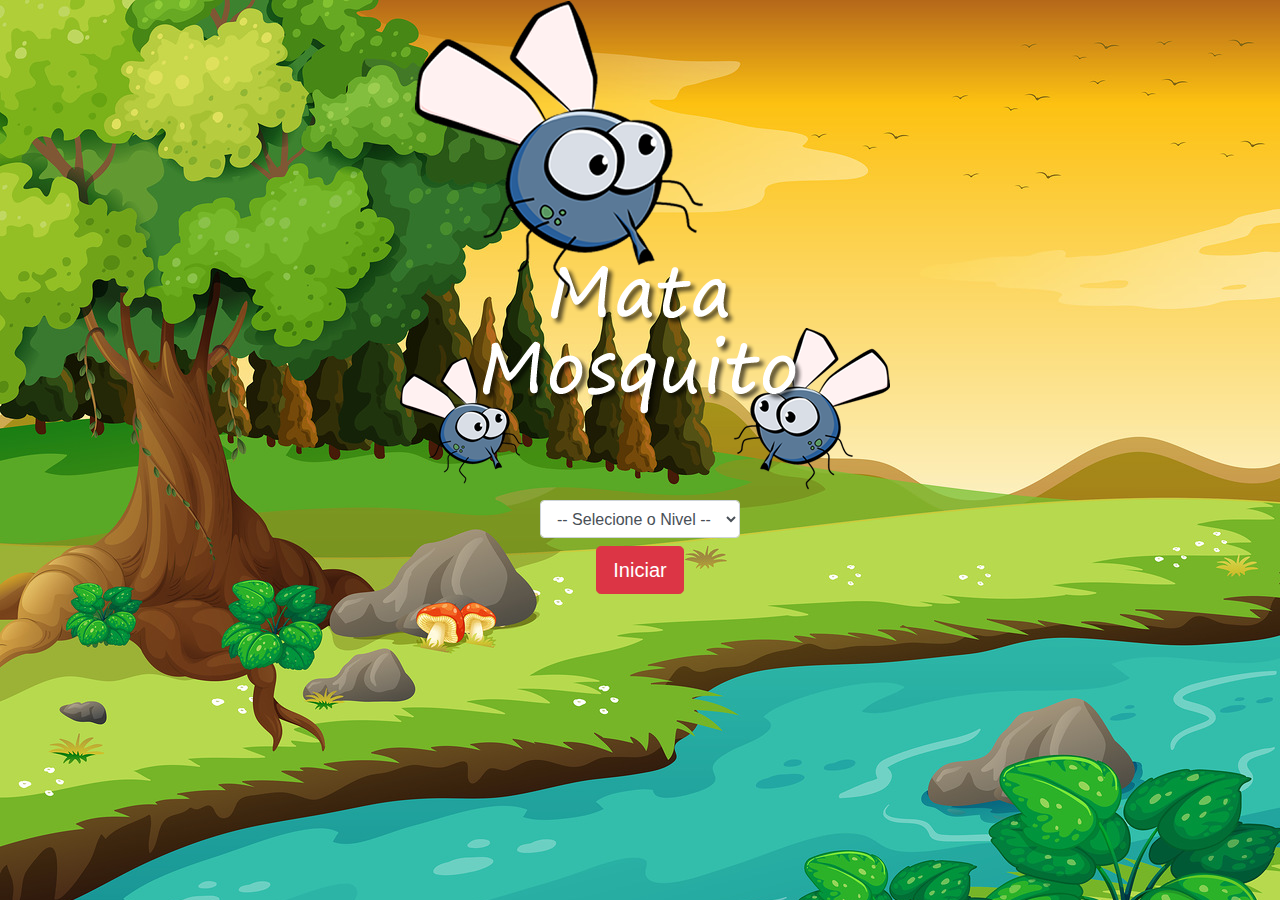
<file: index.html>
<!DOCTYPE html>
<html lang="pt-br">

<head>
    <meta charset="UTF-8">
    <meta http-equiv="X-UA-Compatible" content="IE=edge">
    <meta name="viewport" content="width=device-width, initial-scale=1.0">
    <title>Document</title>

    <link rel="stylesheet" href="https://cdn.jsdelivr.net/npm/bootstrap@4.0.0/dist/css/bootstrap.min.css"
        integrity="sha384-Gn5384xqQ1aoWXA+058RXPxPg6fy4IWvTNh0E263XmFcJlSAwiGgFAW/dAiS6JXm" crossorigin="anonymous">

    <link rel="stylesheet" href="estilo.css">

    <script>
        function iniciarJogo() {
            var nivel = document.getElementById('nivel').value;

            if (nivel === '') {
                alert('Selecione o nivel para iniciar o jogo');
            } else {
                window.location.href = "game.html?" + nivel
            }
        }
    </script>
</head>

<body>
    <div class="row">
        <div class="container">
            <div class="col d-flex justify-content-center">
                <img src="imagens/game.png" alt="">
            </div>
        </div>
    </div>

    <div class="row">
        <div class="container">
            <div class="col d-flex justify-content-center">
                <div class="mb-2">
                    <select class="form-control" name="" id="nivel">
                        <option value="">-- Selecione o Nivel --</option>
                        <option value="facil">Fácil</option>
                        <option value="medio">Médio</option>
                        <option value="dificil">Difícil</option>
                    </select>
                </div>
            </div>
        </div>
    </div>

    <div class="row">
        <div class="container">
            <div class="col d-flex justify-content-center">
                <button type="button" class="btn btn-danger btn-lg" onclick="iniciarJogo()">Iniciar</button>
            </div>
        </div>
    </div>
</body>

</html>
</file>
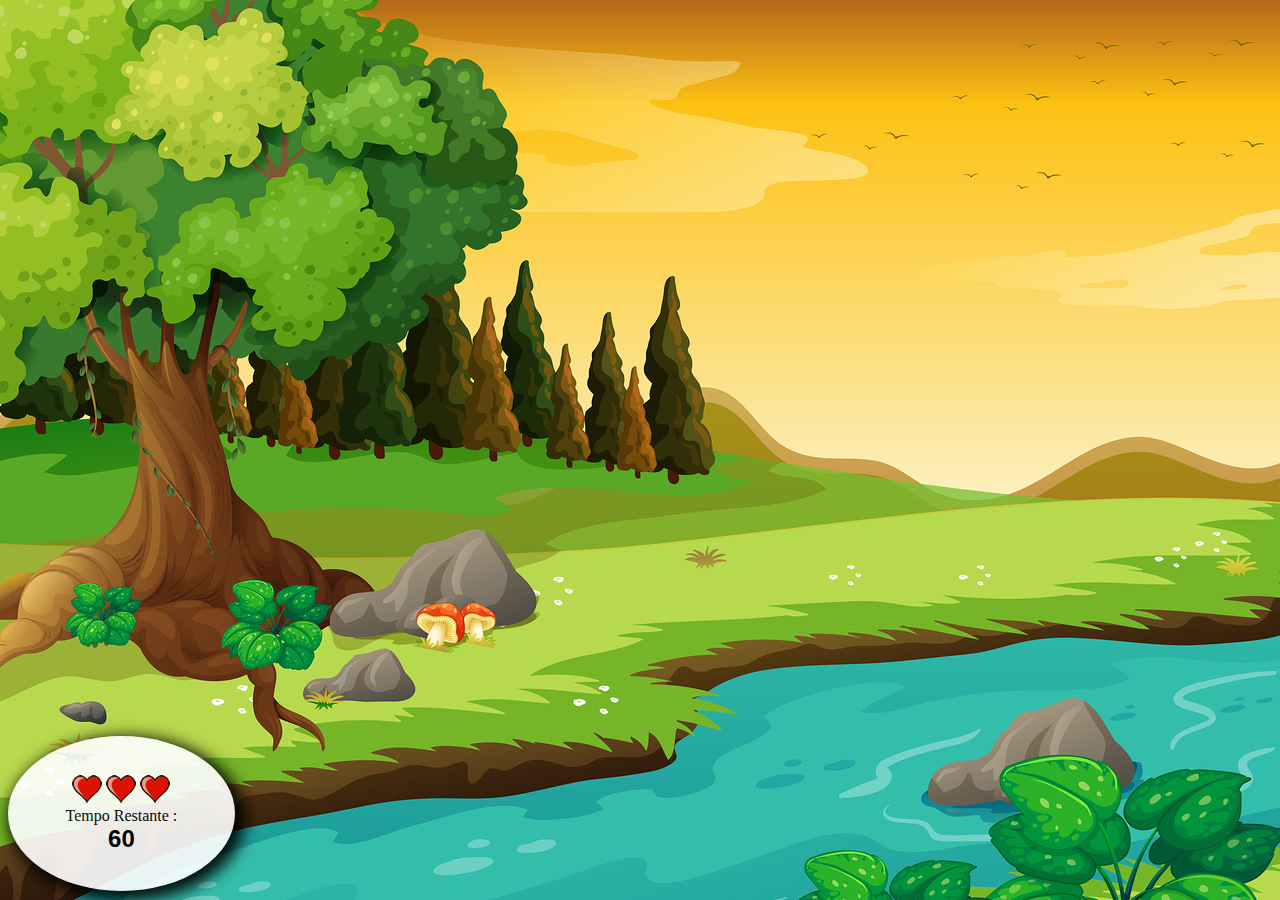
<file: game.html>
<!DOCTYPE html>
<html lang="pt-br">

<head>
    <meta charset="UTF-8">
    <meta http-equiv="X-UA-Compatible" content="IE=edge">
    <meta name="viewport" content="width=device-width, initial-scale=1.0">
    <title>Jogo do Mosquito</title>

    <script src="jogo.js"></script>

    <link rel="stylesheet" href="estilo.css">
</head>

<body onresize="recuperarTamanhoPagina()">

    <div class="container">
        <div class="row">
            <div class="col">
                <div class="painel">
                    <div class="pontos-de-vida">
                        <img id="v1" src="imagens/coracao_cheio.png" alt="">
                        <img id="v2" src="imagens/coracao_cheio.png" alt="">
                        <img id="v3" src="imagens/coracao_cheio.png" alt="">
                    </div>
                    <div class="cronometro">
                        Tempo Restante : <br>
                        <span id="cronometro"></span>
                    </div>
                </div>
            </div>
        </div>
    </div>

    <script>

        document.getElementById('cronometro').innerHTML = tempo

        var criarMosquito = setInterval(function () {
            criandoMosquitoPosicaoAleatoria()
        }, tempoMosquito);
    </script>
</body>

</html>
</file>
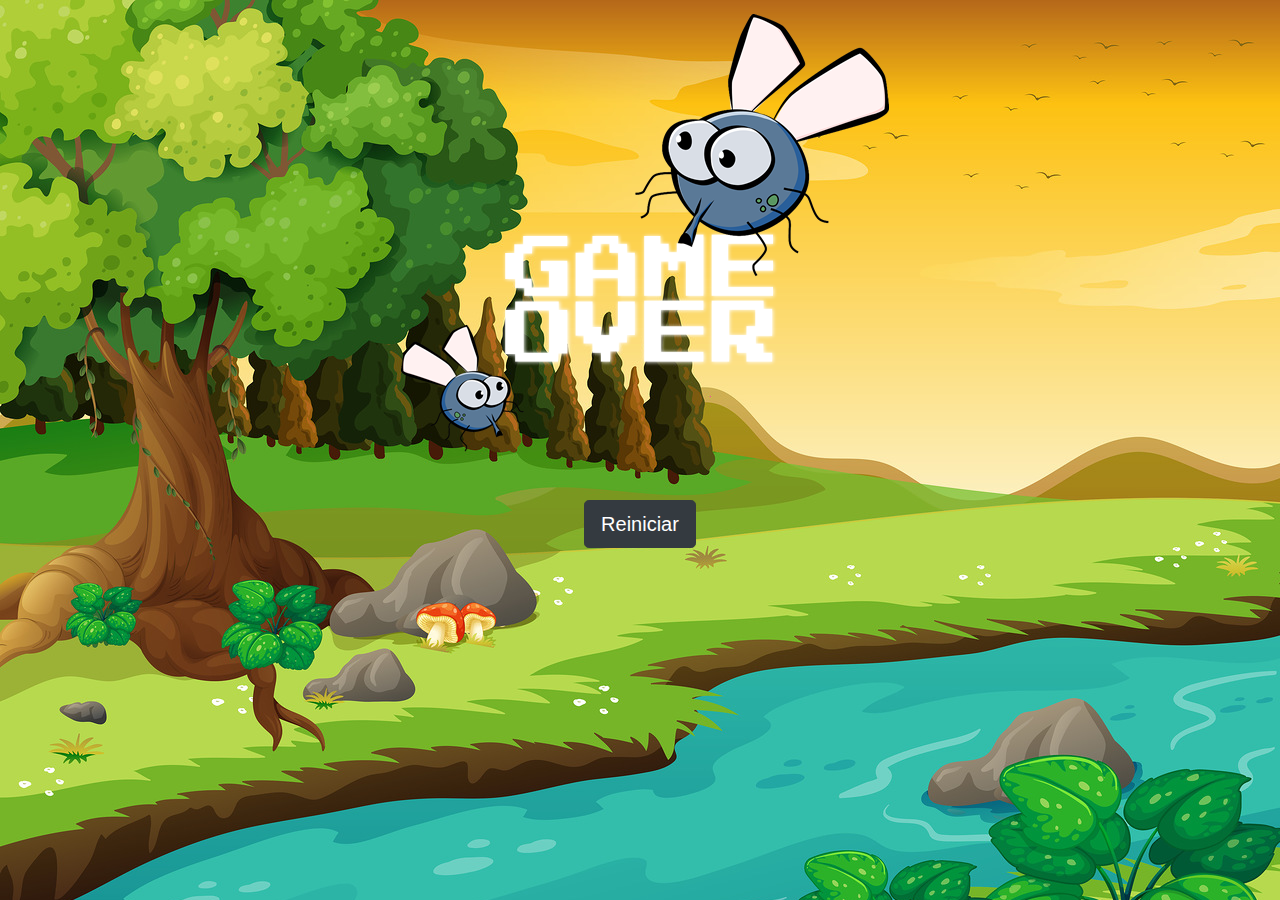
<file: game_over.html>
<!DOCTYPE html>
<html lang="pt-br">

<head>
    <meta charset="UTF-8">
    <meta http-equiv="X-UA-Compatible" content="IE=edge">
    <meta name="viewport" content="width=device-width, initial-scale=1.0">
    <title>Document</title>

    <link rel="stylesheet" href="https://cdn.jsdelivr.net/npm/bootstrap@4.0.0/dist/css/bootstrap.min.css"
        integrity="sha384-Gn5384xqQ1aoWXA+058RXPxPg6fy4IWvTNh0E263XmFcJlSAwiGgFAW/dAiS6JXm" crossorigin="anonymous">

    <link rel="stylesheet" href="estilo.css">
</head>

<body>
    <div class="row">
        <div class="container">
            <div class="col d-flex justify-content-center">
                <img src="imagens/game_over.png" alt="">
            </div>
        </div>
    </div>

    <div class="row">
        <div class="container">
            <div class="col d-flex justify-content-center">
                <button type="button" class="btn btn-dark btn-lg"
                    onclick="window.location.href = 'index.html'">Reiniciar</button>
            </div>
        </div>
    </div>
</body>

</html>
</file>
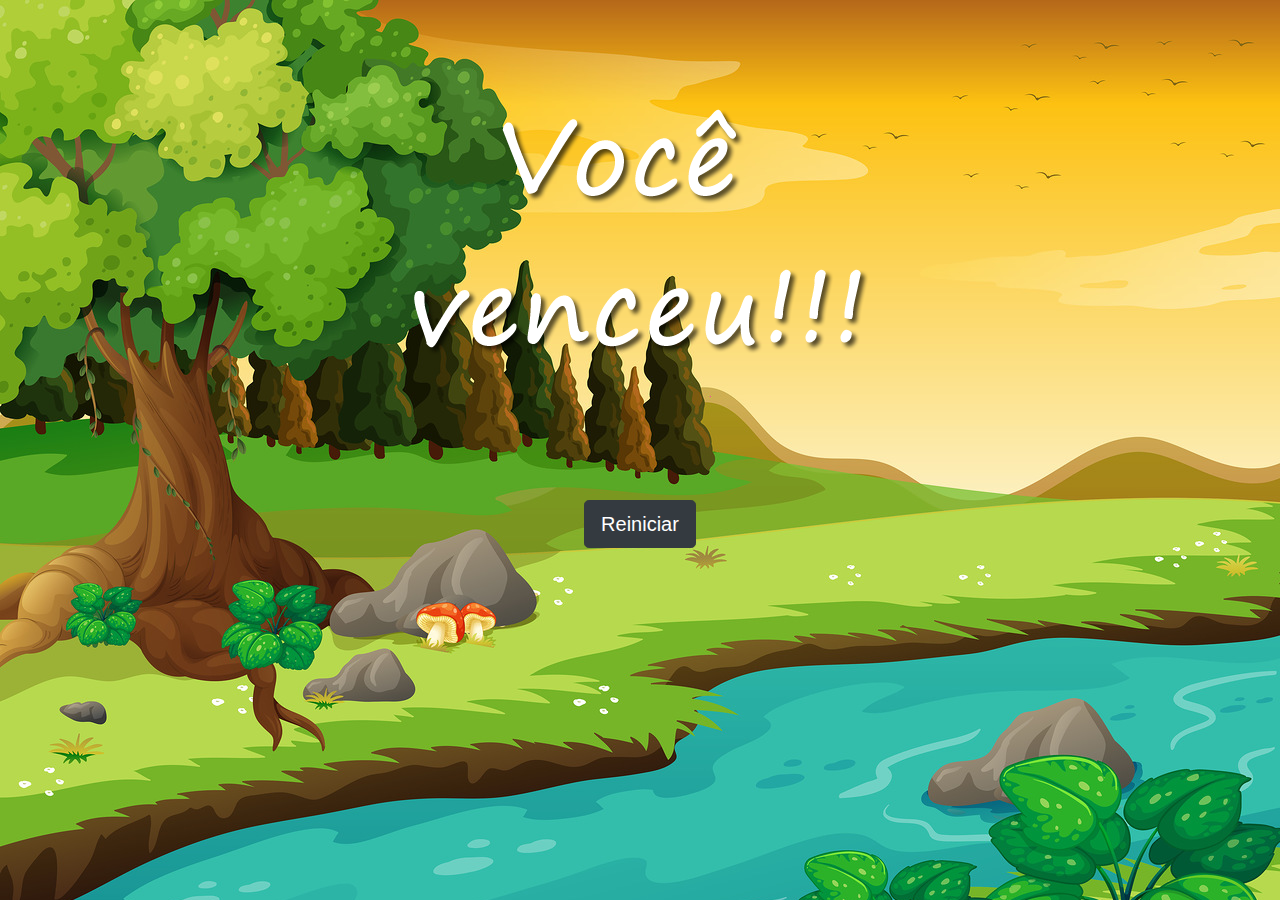
<file: vitoria.html>
<!DOCTYPE html>
<html lang="pt-br">

<head>
    <meta charset="UTF-8">
    <meta http-equiv="X-UA-Compatible" content="IE=edge">
    <meta name="viewport" content="width=device-width, initial-scale=1.0">
    <title>Document</title>

    <link rel="stylesheet" href="https://cdn.jsdelivr.net/npm/bootstrap@4.0.0/dist/css/bootstrap.min.css"
        integrity="sha384-Gn5384xqQ1aoWXA+058RXPxPg6fy4IWvTNh0E263XmFcJlSAwiGgFAW/dAiS6JXm" crossorigin="anonymous">

    <link rel="stylesheet" href="estilo.css">
</head>

<body>
    <div class="row">
        <div class="container">
            <div class="col d-flex justify-content-center">
                <img src="imagens/vitoria.png" alt="">
            </div>
        </div>
    </div>

    <div class="row">
        <div class="container">
            <div class="col d-flex justify-content-center">
                <button type="button" class="btn btn-dark btn-lg"
                    onclick="window.location.href = 'index.html'">Reiniciar</button>
            </div>
        </div>
    </div>
</body>

</html>
</file>
<file: estilo.css>
html {
    cursor: url(imagens/mata_mosca.png) 30 30, auto;
}

body {
    background: url(imagens/bg.jpg) no-repeat;
    background-size: 100% auto;
}

@media only screen and (max-width: 1200px) {
    body {
        background-size: 283% auto;
    }
}

.mosquito-1 {
    width: 50px;
    height: 50px;
}

.mosquito-2 {
    width: 70px;
    height: 70px;
}

.mosquito-3 {
    width: 90px;
    height: 90px;
}

.ladoA {
    transform: scaleX(1);
}

.ladoB {
    transform: scaleX(-1);
}

.painel {
    background: #fff;
    width: 150px;
    padding: 3%;
    border-radius: 100%;
    text-align: center;
    position: absolute;
    bottom: 1%;
    opacity: 0.9;
    -webkit-box-shadow: 5px 5px 15px 5px #000000;
    box-shadow: 5px 5px 15px 5px
}

#cronometro {
    font-size: 24px;
    font-family: 'Gill Sans', 'Gill Sans MT', Calibri, 'Trebuchet MS', sans-serif;
    font-weight: bold;
}
</file>
